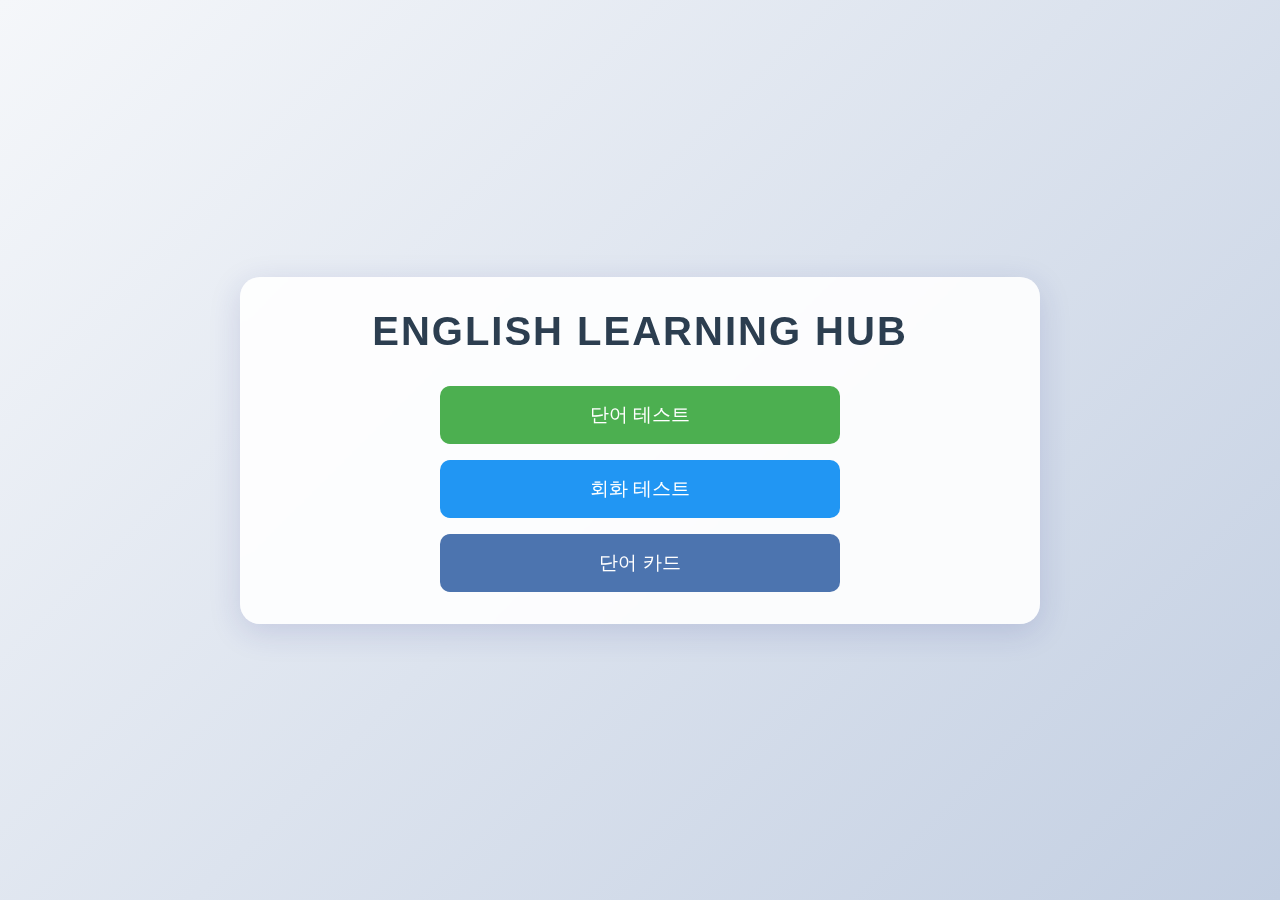
<file: index.html>
<!DOCTYPE html>
<html lang="ko">
<head>
    <meta charset="UTF-8">
    <meta name="viewport" content="width=device-width, initial-scale=1.0">
    <link rel="stylesheet" href="index.css" />
    <title>English Learning Hub</title>
</head>
<body>
    <div class="container">
        <h1>English Learning Hub</h1>
        <div class="button-container">
            <a href="testWord.html" class="nav-button word-test">단어 테스트</a>
            <a href="testSpeaking.html" class="nav-button speaking-test">회화 테스트</a>
            <a href="option.html" class="nav-button word-card">단어 카드</a>
        </div>
    </div>
</body>
</html>
</file>
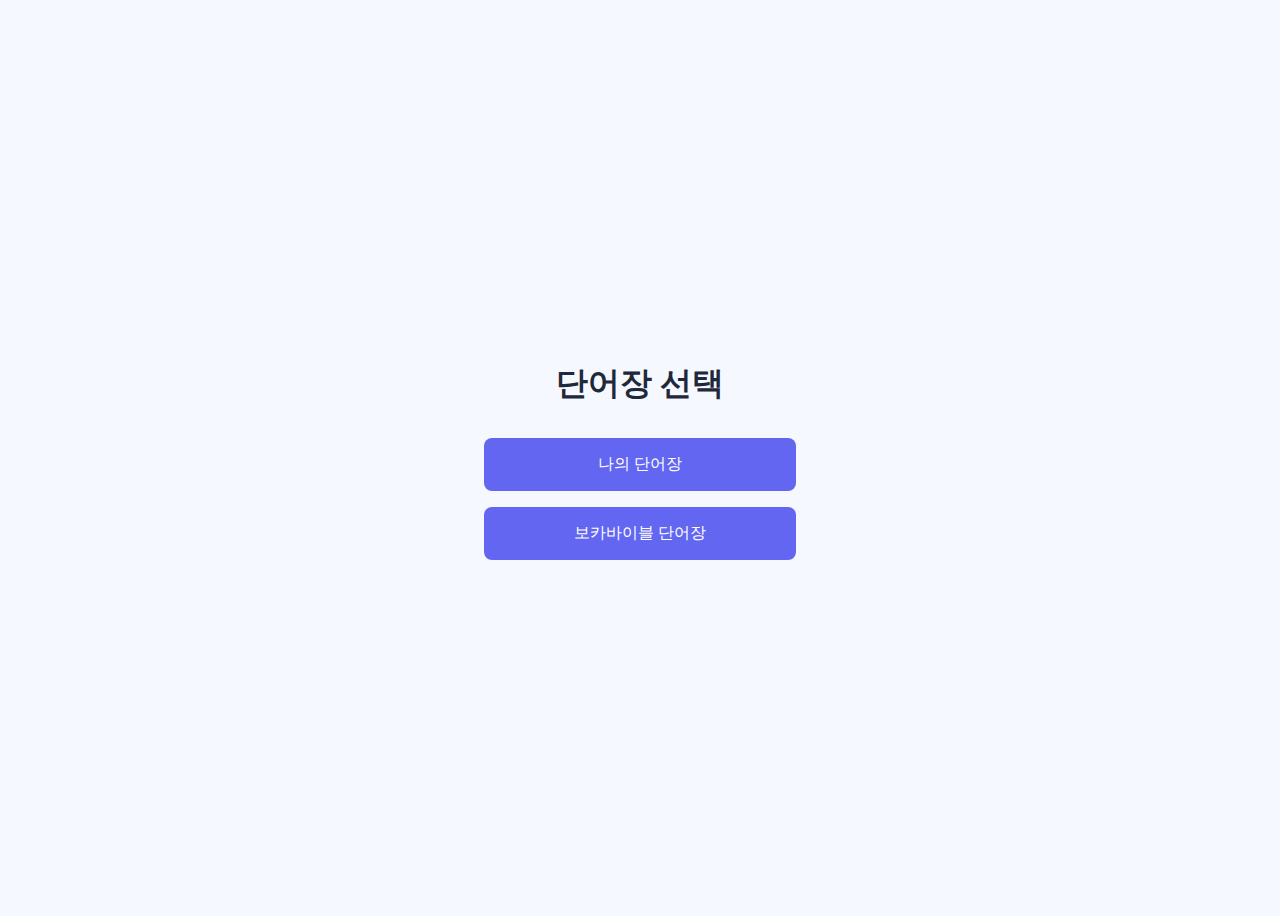
<file: option.html>
<!DOCTYPE html>
<html lang="ko">
<head>
  <meta charset="UTF-8">
  <meta name="viewport" content="width=device-width, initial-scale=1.0">
  <link rel="stylesheet" href="option.css" />
  <title>단어장 선택</title>
</head>
<body>
  <div class="option-container">
    <h1>단어장 선택</h1>
    <a href="wordCard.html?deck=testWordData.json" class="option-button">나의 단어장</a>
    <a href="wordCard.html?deck=testVocaBibleData.json" class="option-button">보카바이블 단어장</a>
  </div>
</body>
</html>
</file>
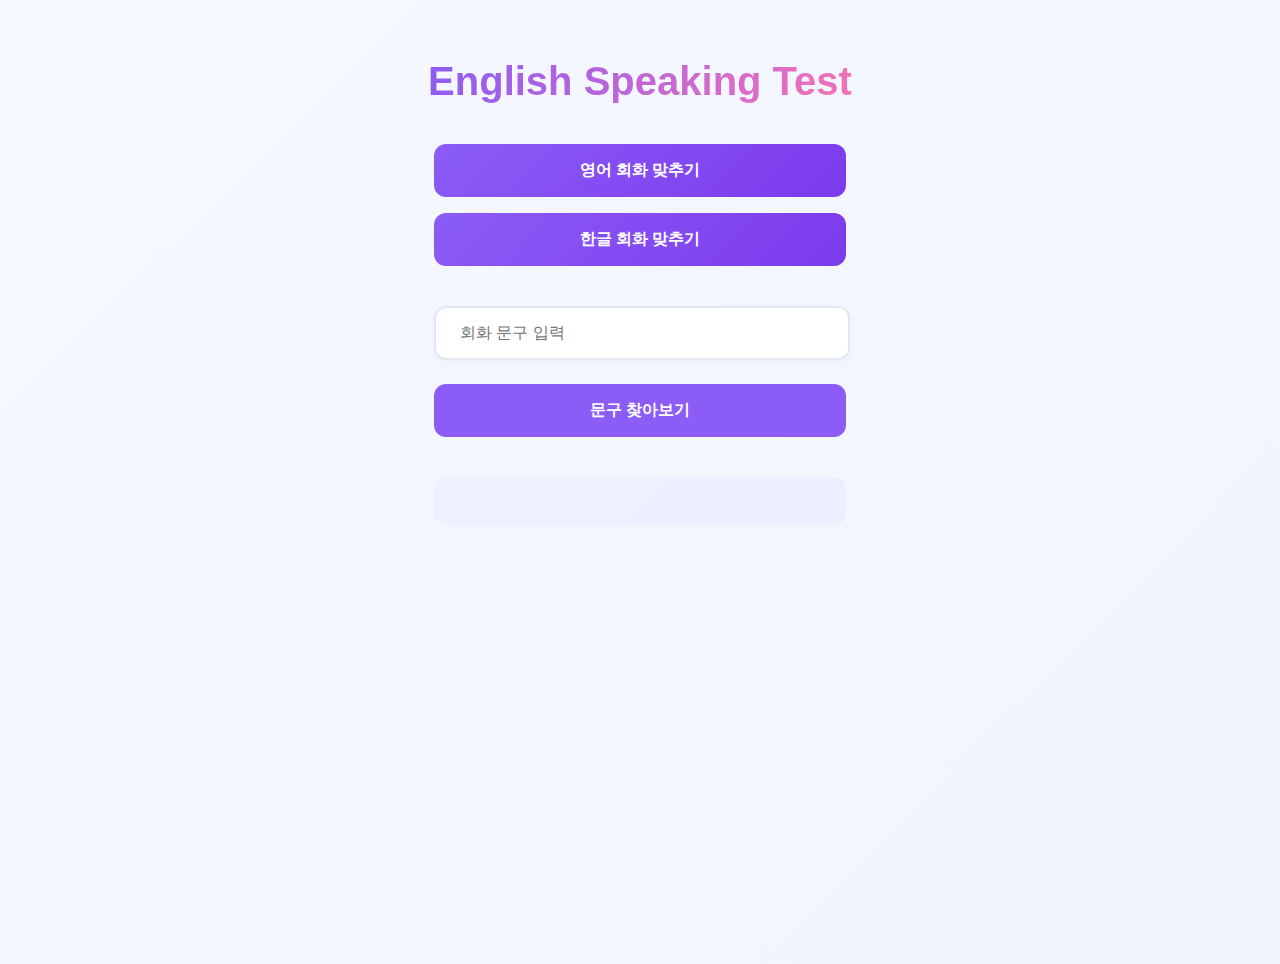
<file: testSpeaking.html>
<!--testSpeaking.html-->
<!DOCTYPE html>
<html lang="ko">
  <head>
    <meta charset="UTF-8" />
    <meta http-equiv="X-UA-Compatible" content="IE=edge" />
    <meta name="viewport" content="width=device-width, initial-scale=1.0" />
    <link rel="stylesheet" href="testSpeaking.css" />
    <title>English Speaking Test</title>
  </head>
  <body>
    <h1>English Speaking Test</h1>
    <div id="buttons-container">
      <button id="engQuiz">영어 회화 맞추기</button>
      <button id="korQuiz">한글 회화 맞추기</button>
      <div id="searchPhrase-container">
        <input type="text" id="searchPhrase-input" placeholder="회화 문구 입력" />
        <button id="searchPhrase-btn">문구 찾아보기</button>
      </div>
      <p id="searchPhrase-result"></p>
    </div>
    <!--문제 화면-->
    <div id="quiz-container" style="display: none">
      <div id="question-container">
        <h2 id="question-number"></h2>
        <p id="question"></p>
        <!--옵션 버튼-->
        <div id="options-container"></div>
        <button id="endQuiz">테스트 종료</button>
      </div>
      <!--결과 화면-->
      <div id="result-container" style="display: none">
        <h2>결과</h2>
        <p id="result-text"></p>
        <button id="restart-btn">다시 시작</button>
        <button id="wrongPhrase-btn">틀린 문구 보기</button>
      </div>
    </div>
    <script src="testSpeaking.js"></script>
  </body>
</html>
</file>
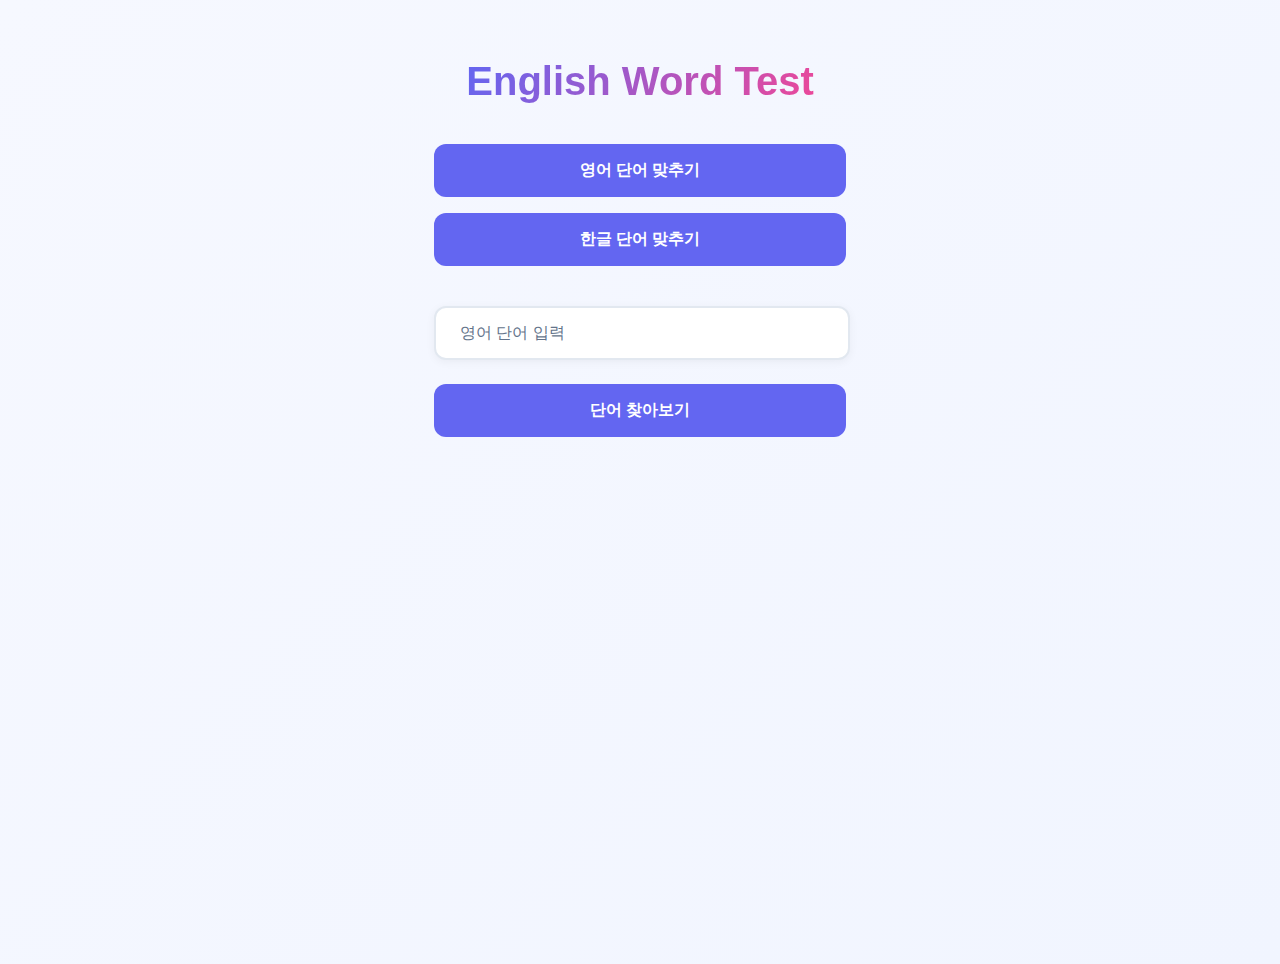
<file: testWord.html>
<!DOCTYPE html>
<html lang="ko">
  <head>
    <meta charset="UTF-8" />
    <meta http-equiv="X-UA-Compatible" content="IE=edge" />
    <meta name="viewport" content="width=device-width, initial-scale=1.0" />
    <link rel="stylesheet" href="testWord.css" />
    <title>English Word Test</title>
  </head>
  <body>
    <h1>English Word Test</h1>
    <div id="buttons-container">
      <button id="engQuiz">영어 단어 맞추기</button>
      <button id="korQuiz">한글 단어 맞추기</button>
      <div id="searchWord-container">
        <input type="text" id="searchWord-input" placeholder="영어 단어 입력" />
        <button id="searchWord-btn">단어 찾아보기</button>
      </div>
      <p id="searchWord-result"></p>
    </div>
    <!--문제 화면-->
    <div id="quiz-container" style="display: none">
      <div id="question-container">
        <h2 id="question-number"></h2>
        <p id="question"></p>
        <!--옵션 버튼-->
        <div id="options-container"></div>
        <button id="endQuiz">테스트 종료</button>
      </div>
      <!--결과 화면-->
      <div id="result-container" style="display: none">
        <h2>결과</h2>
        <p id="result-text"></p>
        <button id="restart-btn">다시 시작</button>
        <button id="wrongWord-btn">틀린 단어 보기</button>
      </div>
    </div>
    <script src="testWord.js"></script>
  </body>
</html>
</file>
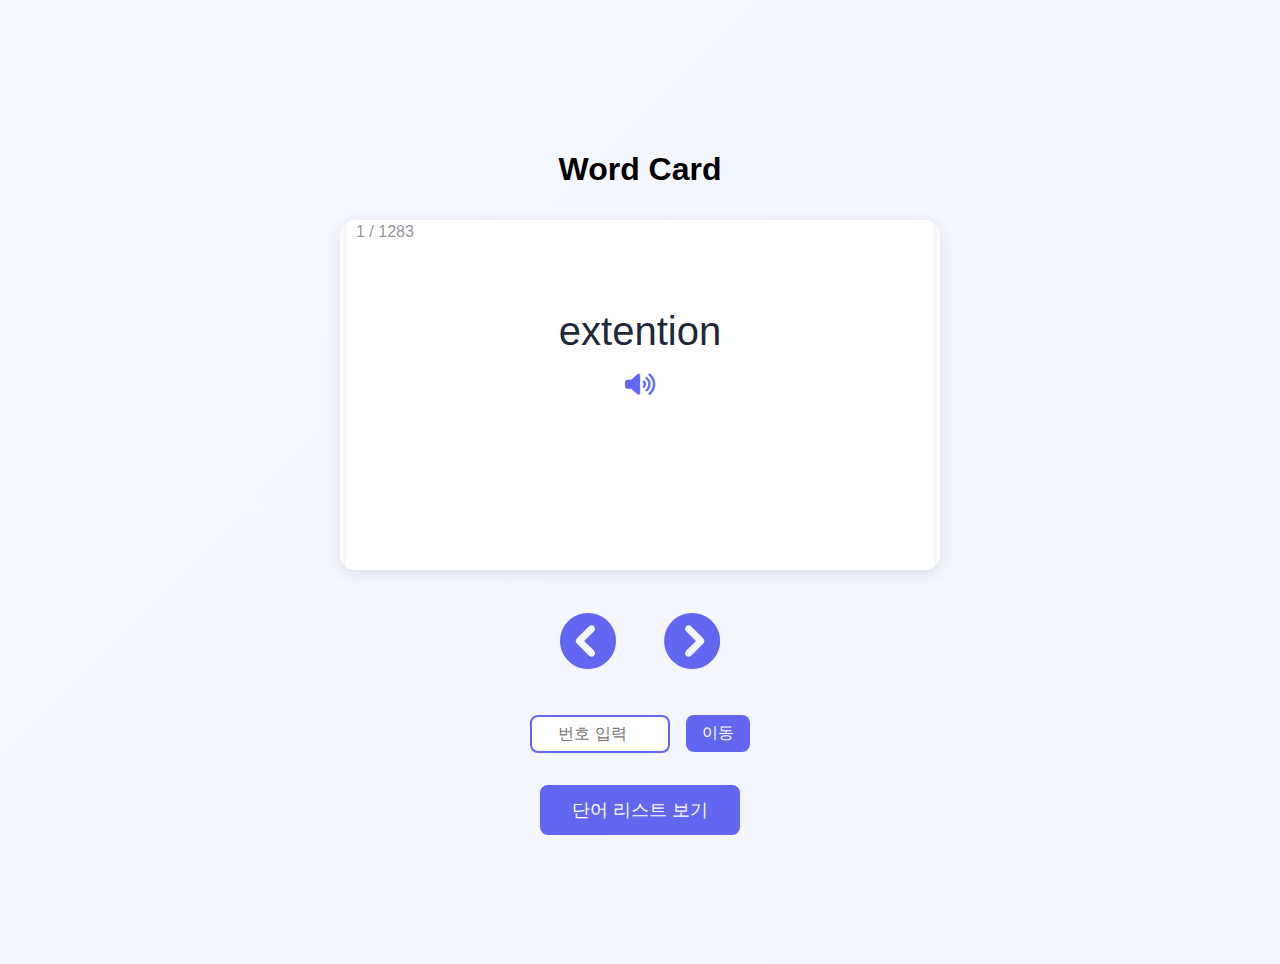
<file: wordCard.html>
<!DOCTYPE html>
<html lang="ko">
<head>
    <meta charset="UTF-8">
    <meta name="viewport" content="width=device-width, initial-scale=1.0">
    <link rel="stylesheet" href="wordCard.css">
    <link rel="stylesheet" href="https://cdnjs.cloudflare.com/ajax/libs/font-awesome/6.0.0/css/all.min.css">
    <title>Word Card</title>
</head>
<body>
    <div class="container">
        <h1>Word Card</h1>
        <div class="card-container">
            <div class="card">
                <div class="card-counter">
                    <span id="currentIndex">1</span> / <span id="totalWords">0</span>
                </div>
                <div class="card-content">
                    <p class="word"></p>
                    <button class="sound-btn">
                        <i class="fas fa-volume-up"></i>
                    </button>
                    <p class="meaning"></p>
                </div>
            </div>
        </div>
        <div class="navigation-controls">
            <button id="prevBtn" class="nav-arrow">
                <i class="fas fa-circle-chevron-left"></i>
            </button>
            <button id="nextBtn" class="nav-arrow">
                <i class="fas fa-circle-chevron-right"></i>
            </button>
        </div>
        <div class="jump-to-container">
            <input type="number" id="jumpInput" placeholder="번호 입력" min="1">
            <button id="jumpBtn">이동</button>
        </div>
        <button id="wordListBtn" class="word-list-btn">단어 리스트 보기</button>
    </div>

    <!-- 단어 리스트 모달 -->
    <div id="wordListModal" class="modal">
        <div class="modal-content">
            <div class="modal-header">
                <h2>단어 리스트</h2>
                <button class="close-btn">&times;</button>
            </div>
            <div class="modal-body">
                <table id="wordTable">
                    <thead>
                        <tr>
                            <th>번호</th>
                            <th>영어</th>
                            <th>한글</th>
                        </tr>
                    </thead>
                    <tbody></tbody>
                </table>
            </div>
        </div>
    </div>
    <script src="wordCard.js"></script>
</body>
</html>
</file>
<file: index.css>
* {
    margin: 0;
    padding: 0;
    box-sizing: border-box;
}

body {
    font-family: 'Arial', sans-serif;
    min-height: 100vh;
    display: flex;
    flex-direction: column;
    align-items: center;
    justify-content: center;
    background: linear-gradient(135deg, #f5f7fa 0%, #c3cfe2 100%);
}

.container {
    text-align: center;
    padding: 2rem;
    border-radius: 20px;
    background: rgba(255, 255, 255, 0.9);
    box-shadow: 0 8px 32px rgba(31, 38, 135, 0.15);
    backdrop-filter: blur(4px);
    max-width: 800px;
    width: 90%;
}

h1 {
    color: #2c3e50;
    margin-bottom: 2rem;
    font-size: 2.5rem;
    text-transform: uppercase;
    letter-spacing: 2px;
}

.button-container {
    display: flex;
    flex-direction: column;
    gap: 1rem;
    max-width: 400px;
    margin: 0 auto;
}

.nav-button {
    padding: 1rem 2rem;
    font-size: 1.2rem;
    border: none;
    border-radius: 10px;
    cursor: pointer;
    transition: all 0.3s ease;
    text-decoration: none;
    color: white;
    text-align: center;
}

.word-test {
    background: #4CAF50;
}

.word-test:hover {
    background: #45a049;
    transform: translateY(-2px);
}

.speaking-test {
    background: #2196F3;
}

.speaking-test:hover {
    background: #1e88e5;
    transform: translateY(-2px);
}

.word-card {
    background: #4c74af;
}

.word-card:hover {
    background: #5380c2;
    transform: translateY(-2px);
}

@media (max-width: 480px) {
    .container {
        padding: 1rem;
    }

    h1 {
        font-size: 2rem;
    }

    .nav-button {
        font-size: 1rem;
        padding: 0.8rem 1.5rem;
    }
}
</file>
<file: option.css>
body {
    display: flex;
    justify-content: center;
    align-items: center;
    height: 100vh;
    background: #f6f8ff;
    font-family: 'Segoe UI', 'Roboto', sans-serif;
  }
  .option-container {
    text-align: center;
  }
  .option-container h1 {
    margin-bottom: 2rem;
    font-size: 2rem;
    color: #1e293b;
  }
  .option-button {
    display: block;
    width: 280px;
    margin: 1rem auto;
    padding: 1rem;
    background: #6366f1;
    color: white;
    text-decoration: none;
    border-radius: 8px;
    transition: background 0.3s;
  }
  .option-button:hover {
    background: #4f46e5;
  }
</file>
<file: testSpeaking.css>
/* Modern color palette with softer, more professional tones */
:root {
    --primary: #8b5cf6;
    --primary-dark: #7c3aed;
    --secondary: #f472b6;
    --success: #10b981;
    --error: #ef4444;
    --background: #f8fafc;
    --text: #1e293b;
    --text-light: #64748b;
    --surface: #ffffff;
    --border: #e2e8f0;
    --gradient-start: #f6f8ff;
    --gradient-end: #f1f5ff;
}

body {
    font-family: 'Segoe UI', 'Roboto', sans-serif;
    display: flex;
    flex-direction: column;
    align-items: center;
    margin: 0;
    padding: 2rem;
    background: linear-gradient(135deg, var(--gradient-start) 0%, var(--gradient-end) 100%);
    color: var(--text);
    min-height: 100vh;
}

.container {
    width: 90%;
    max-width: 800px;
    background: var(--surface);
    padding: 2rem;
    border-radius: 20px;
    box-shadow: 0 10px 30px rgba(139, 92, 246, 0.1);
    margin-bottom: 2rem;
}

/* Enhanced heading style */
h1 {
    color: var(--text);
    margin-bottom: 2rem;
    font-size: 2.5rem;
    font-weight: 700;
    text-align: center;
    background: linear-gradient(120deg, var(--primary), var(--secondary));
    -webkit-background-clip: text;
    background-clip: text;
    -webkit-text-fill-color: transparent;
}

/* Search phrase section styling */
#searchPhrase-container {
    width: 100%;
    max-width: 500px;
    margin: 2rem auto;
}

#searchPhrase-input {
    width: calc(100% - 3rem);
    padding: 1rem 1.5rem;
    font-size: 1rem;
    border: 2px solid var(--border);
    border-radius: 12px;
    background: var(--surface);
    box-shadow: 0 2px 10px rgba(139, 92, 246, 0.05);
    transition: all 0.3s ease;
    margin-bottom: 1rem;
}

#searchPhrase-input:focus {
    border-color: var(--primary);
    box-shadow: 0 0 0 3px rgba(139, 92, 246, 0.2);
    outline: none;
}

#searchPhrase-result {
    margin-top: 1rem;
    padding: 1.5rem;
    background: rgba(139, 92, 246, 0.05);
    border-radius: 12px;
    font-size: 1rem;
    line-height: 1.6;
    color: var(--text);
}

/* Search results styling */
.search-results {
    margin-top: 1rem;
    padding: 1rem;
    background: rgba(139, 92, 246, 0.05);
    border-radius: 12px;
    animation: fadeIn 0.3s ease-out forwards; /* 애니메이션 추가 */
}

.search-item {
    padding: 1rem;
    margin: 0.5rem 0;
    background: var(--surface);
    border-radius: 8px;
    box-shadow: 0 2px 4px rgba(0, 0, 0, 0.05);
}

.search-item-eng {
    color: var(--primary);
    font-weight: 600;
    margin-bottom: 0.5rem;
}

.search-item-kor {
    color: var(--text);
}

/* Enhanced button styles */
button {
    font-size: 1rem;
    font-weight: 600;
    padding: 1rem 1.5rem;
    border: none;
    border-radius: 12px;
    cursor: pointer;
    transition: all 0.3s ease;
    background: var(--primary);
    color: white;
    width: 100%;
    margin: 0.5rem 0;
    position: relative;
    overflow: hidden;
}

button:hover {
    background: var(--primary-dark);
    transform: translateY(-2px);
    box-shadow: 0 4px 12px rgba(139, 92, 246, 0.2);
}

button:active {
    transform: translateY(0);
}

/* Specific button styles */
#engQuiz, #korQuiz {
    background: linear-gradient(135deg, var(--primary) 0%, var(--primary-dark) 100%);
}

#endQuiz {
    background: var(--error);
    width: auto;
    min-width: 150px;
}

#restart-btn {
    background: var(--success);
}

#wrongPhrase-btn {
    background: var(--secondary);
}

/* Quiz container styling */
#quiz-container {
    background: var(--surface);
    padding: 2rem;
    border-radius: 20px;
    box-shadow: 0 4px 20px rgba(139, 92, 246, 0.1);
    margin-top: 2rem;
    width: 100%;
    max-width: 600px;
}

/* Question styling */
#question-number {
    color: var(--primary);
    font-size: 1.2rem;
    font-weight: 600;
    margin-bottom: 1rem;
}

#question {
    font-size: 1.25rem;
    margin-bottom: 1.5rem;
    color: var(--text);
    line-height: 1.6;
    padding: 1rem;
    background: rgba(139, 92, 246, 0.05);
    border-radius: 12px;
}

/* Styling for answer feedback */
#error-display {
    margin: 1rem 0;
    padding: 1rem;
    background: rgba(239, 68, 68, 0.1);
    border-radius: 8px;
    color: var(--error);
    font-weight: 500;
}

/* Results section */
#result-container {
    text-align: center;
    margin-top: 2rem;
    padding: 2rem;
    background: rgba(255, 255, 255, 0.9);
    border-radius: 16px;
    box-shadow: 0 4px 20px rgba(139, 92, 246, 0.1);
}

#result-text {
    font-size: 1.2rem;
    line-height: 1.6;
    margin: 1rem 0;
    color: var(--text);
    background: linear-gradient(135deg, var(--primary) 0%, var(--secondary) 100%);
    -webkit-background-clip: text;
    background-clip: text;
    -webkit-text-fill-color: transparent;
    font-weight: 600;
}

/* Responsive design */
@media (max-width: 640px) {
    body {
        padding: 1rem;
    }

    .container {
        padding: 1rem;
    }

    h1 {
        font-size: 2rem;
    }

    button {
        padding: 0.875rem 1.25rem;
    }

    #question {
        font-size: 1.1rem;
    }
}

/* Animation for search results */
@keyframes fadeIn {
    from {
        opacity: 0;
        transform: translateY(10px);
    }
    to {
        opacity: 1;
        transform: translateY(0);
    }
}

.search-item {
    animation: fadeIn 0.3s ease-out forwards;
}

/* 오답 디자인 추가 */
#answer-display {
    margin: 1rem 0;
    padding: 1rem;
    background: rgba(239, 68, 68, 0.1);
    border-radius: 8px;
    color: var(--error);
    font-weight: 500;
}
</file>
<file: testWord.css>
/*testWord.css*/
/* Modern color palette and design */
:root {
  --primary: #6366f1;
  --primary-dark: #4f46e5;
  --secondary: #ec4899;
  --success: #22c55e;
  --error: #ef4444;
  --background: #f8fafc;
  --text: #1e293b;
  --text-light: #64748b;
  --surface: #ffffff;
  --border: #e2e8f0;
}

body {
  font-family: 'Segoe UI', 'Roboto', sans-serif;
  display: flex;
  flex-direction: column;
  align-items: center;
  margin: 0;
  padding: 2rem;
  background: linear-gradient(135deg, #f6f8ff 0%, #f1f5ff 100%);
  color: var(--text);
  min-height: 100vh;
}

.container {
  width: 90%;
  max-width: 800px;
  background: var(--surface);
  padding: 2rem;
  border-radius: 20px;
  box-shadow: 0 10px 30px rgba(0, 0, 0, 0.1);
}

h1 {
  color: var(--text);
  margin-bottom: 2rem;
  font-size: 2.5rem;
  font-weight: 700;
  text-align: center;
  background: linear-gradient(120deg, var(--primary), var(--secondary));
  -webkit-background-clip: text;
  background-clip: text;  /* 추가된 표준 속성 */
  -webkit-text-fill-color: transparent;
}
#searchWord-container {
  width: 100%;
  max-width: 500px;
  margin: 2rem auto;
}

#searchWord-input {
  width: calc(100% - 3rem); /* 패딩 값을 고려하여 조정 */
  padding: 1rem 1.5rem;
  font-size: 1rem;
  border: 2px solid var(--border);
  border-radius: 12px;
  background: var(--surface);
  box-shadow: 0 2px 10px rgba(0, 0, 0, 0.05);
  transition: all 0.3s ease;
  margin-bottom: 1rem; /* 버튼과의 간격 */
}
#searchWord-input:focus {
  border-color: var(--primary);
  box-shadow: 0 0 0 3px rgba(99, 102, 241, 0.2);
  outline: none;
}

#searchWord-input::placeholder {
  color: var(--text-light);
}

button {
  font-size: 1rem;
  font-weight: 600;
  padding: 1rem 1.5rem;
  border: none;
  border-radius: 12px;
  cursor: pointer;
  transition: all 0.3s ease;
  background: var(--primary);
  color: white;
  width: 100%; /* 입력폼과 동일한 너비 */
  margin: 0.5rem 0;
  position: relative;
  overflow: hidden;
}

button:hover {
  background: var(--primary-dark);
  transform: translateY(-1px);
  box-shadow: 0 4px 12px rgba(99, 102, 241, 0.2);
}

button:active {
  transform: translateY(0);
}

#endQuiz {
  background: var(--error);
  width: auto;
  min-width: 150px;
}

#endQuiz:hover {
  background: #dc2626;
}

#restart-btn {
  background: var(--success);
}

#restart-btn:hover {
  background: #16a34a;
}

#wrongWord-btn {
  background: var(--secondary);
}

#wrongWord-btn:hover {
  background: #db2777;
}

#question-container {
  text-align: center;
  margin-top: 2rem;
  padding: 2rem;
  background: rgba(255, 255, 255, 0.8);
  border-radius: 16px;
  box-shadow: 0 4px 20px rgba(0, 0, 0, 0.05);
}

#question {
  font-size: 1.25rem;
  margin-bottom: 1.5rem;
  color: var(--text);
  line-height: 1.6;
}

#options-container {
  display: grid;
  gap: 1rem;
  margin-top: 1.5rem;
}

#answer-display {
  margin: 1rem 0;
  padding: 1rem;
  background: #fee2e2;
  border-radius: 8px;
  color: var(--error);
  font-weight: 500;
}

#result-container {
  text-align: center;
  margin-top: 2rem;
  padding: 2rem;
  background: rgba(255, 255, 255, 0.9);
  border-radius: 16px;
  box-shadow: 0 4px 20px rgba(0, 0, 0, 0.05);
}

#result-text {
  font-size: 1.2rem;
  line-height: 1.6;
  margin: 1rem 0;
  color: var(--text);
  background: linear-gradient(135deg, var(--primary) 0%, var(--secondary) 100%);
  -webkit-background-clip: text;
  background-clip: text;
  -webkit-text-fill-color: transparent;
  font-weight: 600;
}

@media (max-width: 640px) {
  body {
      padding: 1rem;
  }

  .container {
      padding: 1rem;
  }

  h1 {
      font-size: 2rem;
  }

  button {
      padding: 0.875rem 1.25rem;
  }

  #question {
      font-size: 1.1rem;
  }
}

/* Optional: Add smooth transitions for all elements */
* {
  transition: all 0.3s ease;
}

/* Optional: Add subtle hover effects to containers */
.container:hover {
  box-shadow: 0 15px 40px rgba(0, 0, 0, 0.12);
}

/* 말풍선 스타일 */
.speech-bubble {
  position: relative;
  background: var(--surface);
  border-radius: 16px;
  padding: 1.5rem;
  margin: 2rem auto;
  box-shadow: 0 4px 15px rgba(0, 0, 0, 0.1);
  max-width: 500px;
  border: 2px solid var(--border);
}

.speech-bubble::before {
  content: '';
  position: absolute;
  top: -15px;
  left: 50%;
  transform: translateX(-50%);
  border-width: 0 15px 15px 15px;
  border-style: solid;
  border-color: var(--border) transparent;
}

.speech-bubble::after {
  content: '';
  position: absolute;
  top: -12px;
  left: 50%;
  transform: translateX(-50%);
  border-width: 0 15px 15px 15px;
  border-style: solid;
  border-color: var(--surface) transparent;
}

/* 말풍선 내부 텍스트 스타일 */
.speech-bubble-content {
  font-size: 1.1rem;
  line-height: 1.6;
  color: var(--text);
  text-align: center;
}

/* 말풍선 내부 강조 텍스트 */
.speech-bubble-highlight {
  color: var(--primary);
  font-weight: 600;
  font-size: 1.2rem;
  display: block;
  margin-top: 0.5rem;
}

/* 애니메이션 효과 */
@keyframes popIn {
  0% {
    transform: scale(0.8);
    opacity: 0;
  }
  100% {
    transform: scale(1);
    opacity: 1;
  }
}

.speech-bubble {
  animation: popIn 0.3s ease-out forwards;
}

/* 반응형 조정 */
@media (max-width: 640px) {
  .speech-bubble {
    margin: 1.5rem 1rem;
    padding: 1rem;
  }
  
  .speech-bubble-content {
    font-size: 1rem;
  }
  
  .speech-bubble-highlight {
    font-size: 1.1rem;
  }
}
.error-message {
  color: var(--error);
}
</file>
<file: wordCard.css>
:root {
    --primary: #6366f1;
    --primary-dark: #4f46e5;
    --background: #f8fafc;
    --text: #1e293b;
    --surface: #ffffff;
}

body {
    font-family: 'Segoe UI', 'Roboto', sans-serif;
    margin: 0;
    padding: 2rem;
    min-height: 100vh;
    display: flex;
    justify-content: center;
    align-items: center;
    background: linear-gradient(135deg, #f6f8ff 0%, #f1f5ff 100%);
}

.container {
    width: 90%;
    max-width: 600px;
    text-align: center;
    margin: 0 auto;
}

.controls {
    margin: 2rem 0;
    display: flex;
    justify-content: center;
    gap: 1rem;
}

.controls button {
    padding: 0.8rem 1.5rem;
    border: none;
    border-radius: 8px;
    background: var(--primary);
    color: white;
    cursor: pointer;
    transition: all 0.3s ease;
}

.controls button:hover {
    background: var(--primary-dark);
    transform: translateY(-2px);
}

.card-container {
    margin: 2rem auto;
    width: 100%;
    height: 350px;
    position: relative;
    overflow: hidden;
    border-radius: 15px;
    box-shadow: 0 4px 15px rgba(0, 0, 0, 0.1);
    background: var(--surface);
    display: flex;
    justify-content: center;
    align-items: center;
    position: relative;
}

.card {
    position: relative;
    width: 90%;
    height: 90%;
    background: #fff;
    border-radius: 10px;
    display: flex;
    flex-direction: column;
    justify-content: center;
    align-items: center;
    padding: 1.5rem;
    box-shadow: 0 2px 8px rgba(0, 0, 0, 0.1);
}

.card-counter {
    position: absolute;
    top: 10px;
    left: 10px;
    font-size: 1rem;
    color: var(--text);
    opacity: 0.5;
}

.card-content {
    width: 100%;
    text-align: center;
}

.word {
    font-size: 2.5rem;
    color: var(--text);
    margin: 0;
}

.sound-btn {
    margin-top: 1rem;
    background: none;
    border: none;
    cursor: pointer;
    font-size: 1.5rem;
    color: var(--primary);
    transition: all 0.3s ease;
}

.sound-btn:hover {
    color: var(--primary-dark);
    transform: scale(1.1);
}

/* 한글 뜻 슬라이드 애니메이션 (기본: 약간 아래 숨김) */
.meaning {
    font-size: 1.5rem;
    color: var(--text);
    margin-top: 1.5rem;
    text-align: center;
    transform: translateY(20px);
    opacity: 0;
    transition: transform 0.6s ease, opacity 0.6s ease;
}

/* 카드 클릭 시 "show" 클래스가 추가되면 한글 뜻이 제자리로 슬라이드 */
.meaning.show {
    transform: translateY(0);
    opacity: 1;
}

/* 네비게이션 컨트롤 */
.navigation-controls {
    display: flex;
    justify-content: center;
    align-items: center;
    gap: 2rem;
    margin-top: 1rem;
}

.nav-arrow {
    background: none;
    border: none;
    font-size: 3.5rem;
    color: var(--primary);
    cursor: pointer;
    transition: all 0.3s ease;
    padding: 0.5rem;
}

.nav-arrow:hover {
    color: var(--primary-dark);
    transform: scale(1.1);
}

.nav-arrow:active {
    transform: scale(0.95);
}

/* 번호 입력 폼 스타일 (카드 아래쪽 배치) */
.jump-to-container {
    margin-top: 2rem;
    display: flex;
    justify-content: center;
    align-items: center;
    gap: 1rem;
}

#jumpInput {
    width: 120px;
    padding: 8px;
    border: 2px solid var(--primary);
    border-radius: 8px;
    text-align: center;
    font-size: 1rem;
    outline: none;
    transition: border-color 0.3s ease;
}

#jumpInput:focus {
    border-color: var(--primary-dark);
}

#jumpBtn {
    padding: 8px 16px;
    background: var(--primary);
    color: white;
    border: none;
    border-radius: 8px;
    cursor: pointer;
    font-size: 1rem;
    transition: background 0.3s ease;
}

#jumpBtn:hover {
    background: var(--primary-dark);
}

.word-list-btn {
    margin-top: 2rem;
    padding: 0.8rem 2rem;
    background: var(--primary);
    color: white;
    border: none;
    border-radius: 8px;
    cursor: pointer;
    font-size: 1.1rem;
    transition: all 0.3s ease;
}

.word-list-btn:hover {
    background: var(--primary-dark);
    transform: translateY(-2px);
}

/* 모달 스타일 */
.modal {
    display: none;
    position: fixed;
    top: 0;
    left: 0;
    width: 100%;
    height: 100%;
    background: rgba(0, 0, 0, 0.5);
    z-index: 1000;
}

.modal-content {
    position: relative;
    background: white;
    margin: 2rem auto;
    padding: 1rem;
    width: 90%;
    max-width: 800px;
    max-height: 80vh;
    border-radius: 12px;
    overflow: auto;
}

.modal-header {
    display: flex;
    justify-content: space-between;
    align-items: center;
    padding-bottom: 1rem;
    border-bottom: 1px solid var(--border);
}

.close-btn {
    background: none;
    border: none;
    font-size: 1.5rem;
    cursor: pointer;
    color: var(--text);
}

#wordTable {
    width: 100%;
    border-collapse: collapse;
    margin-top: 1rem;
}

#wordTable th, #wordTable td {
    padding: 0.8rem;
    text-align: left;
    border-bottom: 1px solid var(--border);
}

#wordTable th {
    background: var(--primary);
    color: white;
}

#wordTable tr:hover {
    background: rgba(99, 102, 241, 0.1);
    cursor: pointer;
}

/* 반응형 */
@media (max-width: 768px) {
    .card-container {
        width: 90%;
        max-width: 500px;
        height: 300px;
    }
    .word {
        font-size: 2rem;
    }
    .meaning {
        font-size: 1.2rem;
    }
    .modal-content {
        width: 95%;
        margin: 1rem auto;
    }
    #wordTable th, #wordTable td {
        padding: 0.5rem;
        font-size: 0.9rem;
    }
    #jumpInput {
        width: 100px;
        font-size: 0.9rem;
    }
    #jumpBtn {
        font-size: 0.9rem;
        padding: 0.5rem 0.8rem;
    }
}

@media (max-width: 480px) {
    .card-container {
        height: 200px;
    }
    .word {
        font-size: 1.5rem;
    }
    .sound-btn {
        font-size: 1.2rem;
    }
    .nav-arrow {
        font-size: 2.5rem;
    }
}

@media (max-width: 640px) {
    .card-container {
        width: 280px;
        height: 180px;
        perspective: 600px;
    }

    .nav-arrow {
        font-size: 2.5rem;
    }

    .navigation-controls {
        gap: 2rem;
    }
}

/* 품사 태그 강조 스타일 */
.pos-tag {
    color: var(--primary-dark);
    font-weight: bold;
    background-color: #e0e7ff;
    padding: 2px 4px;
    border-radius: 4px;
}
</file>
